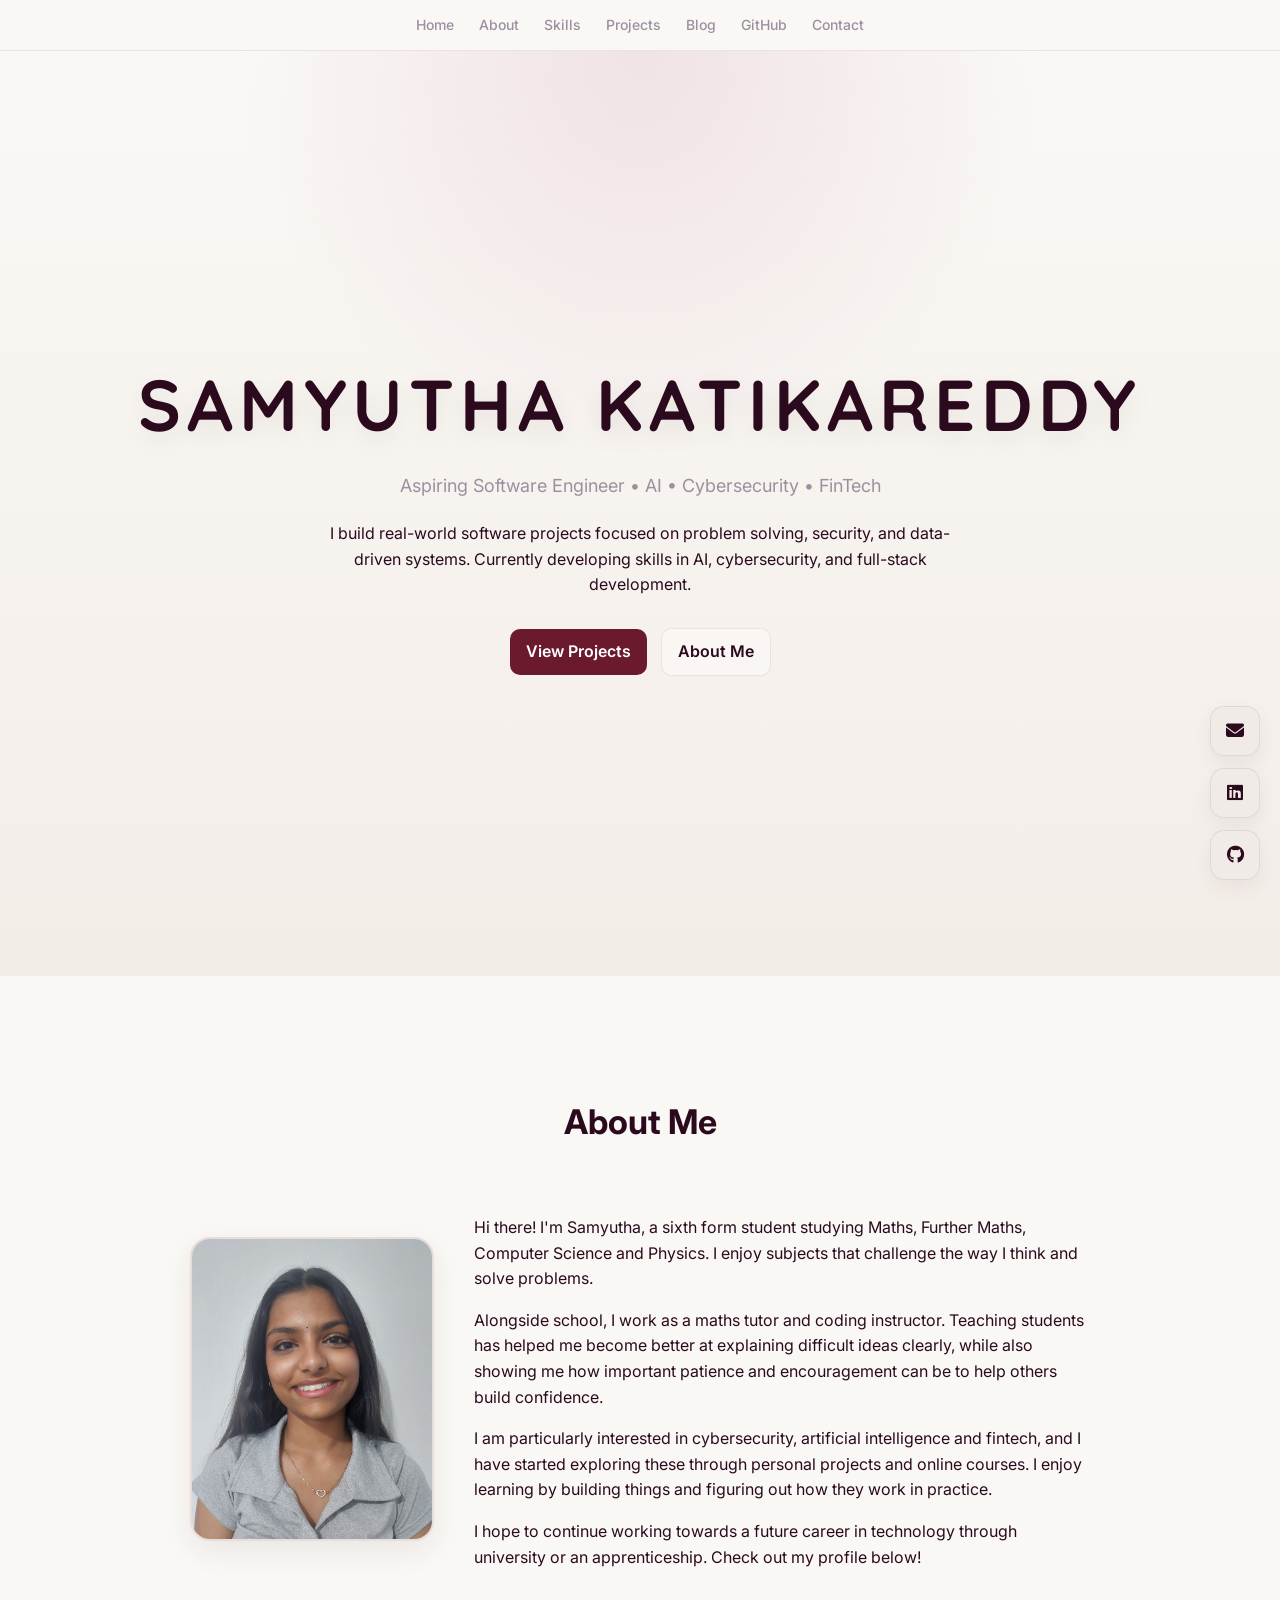
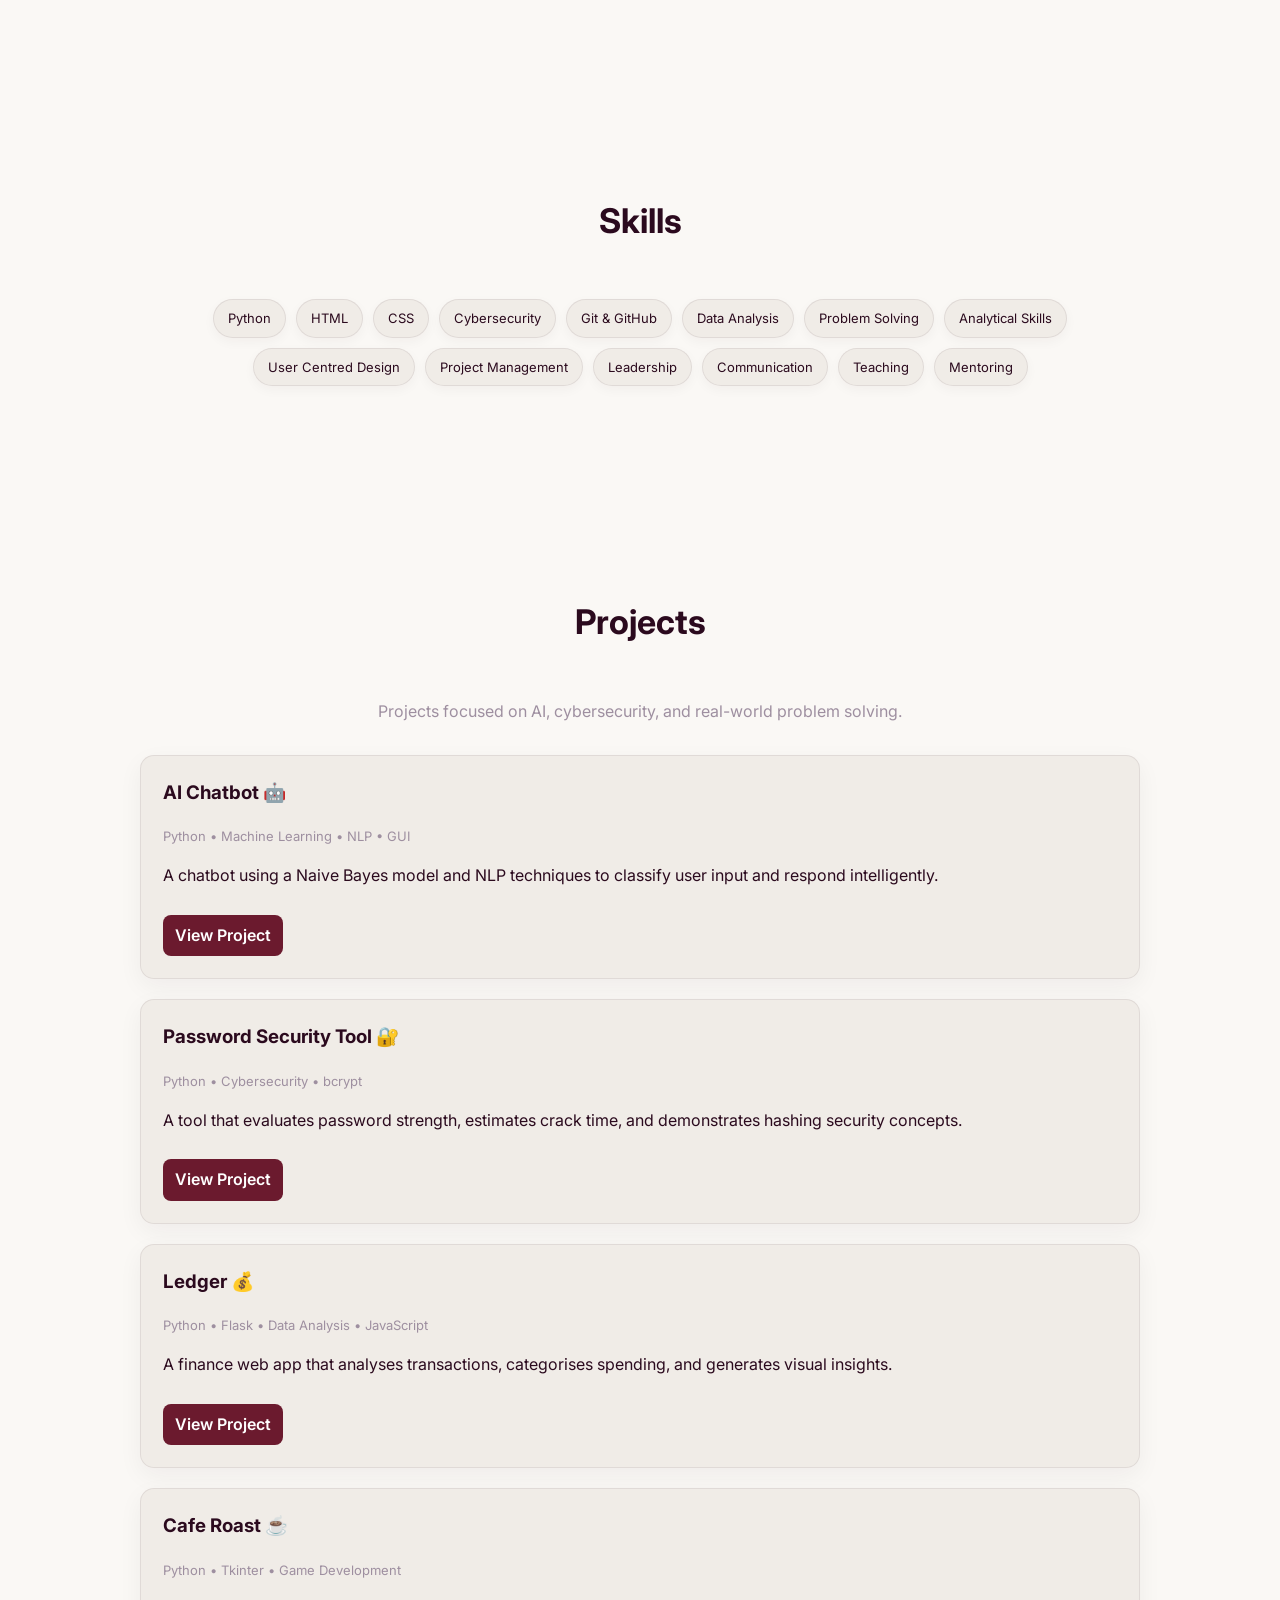
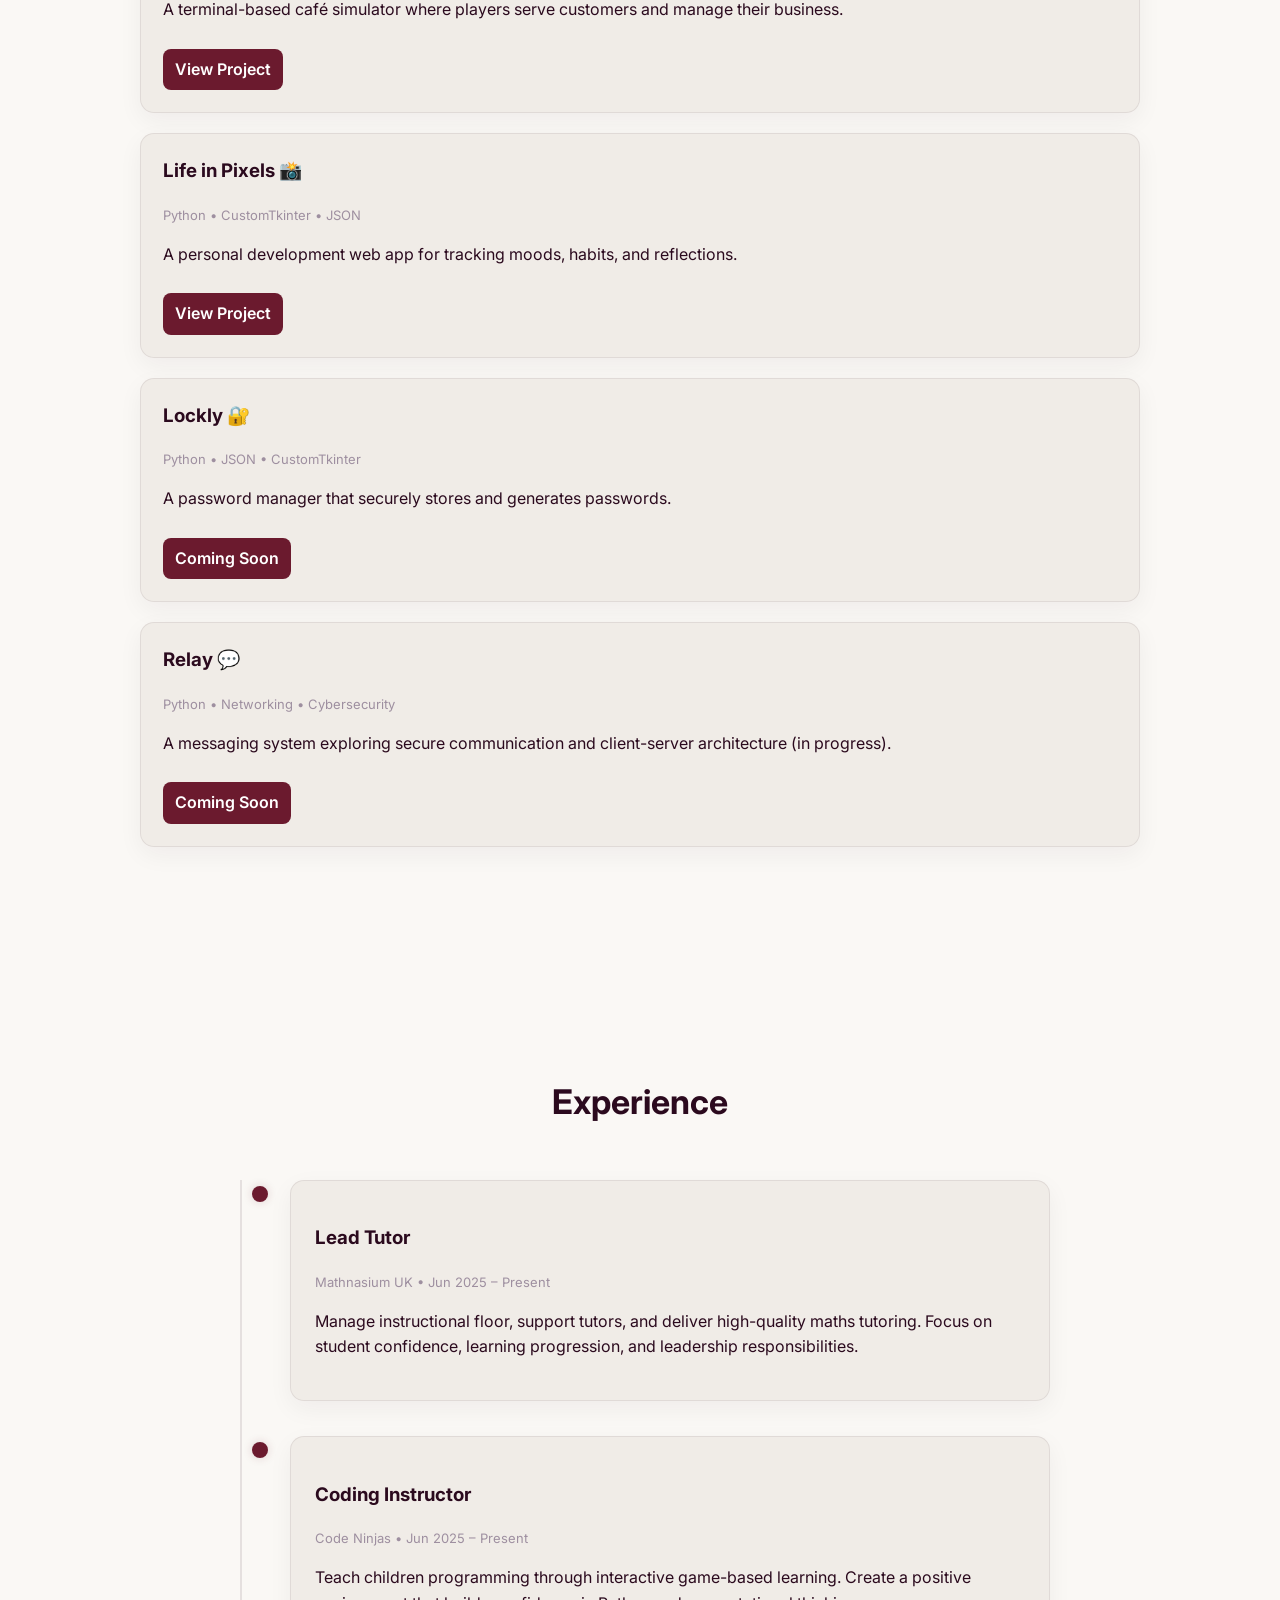
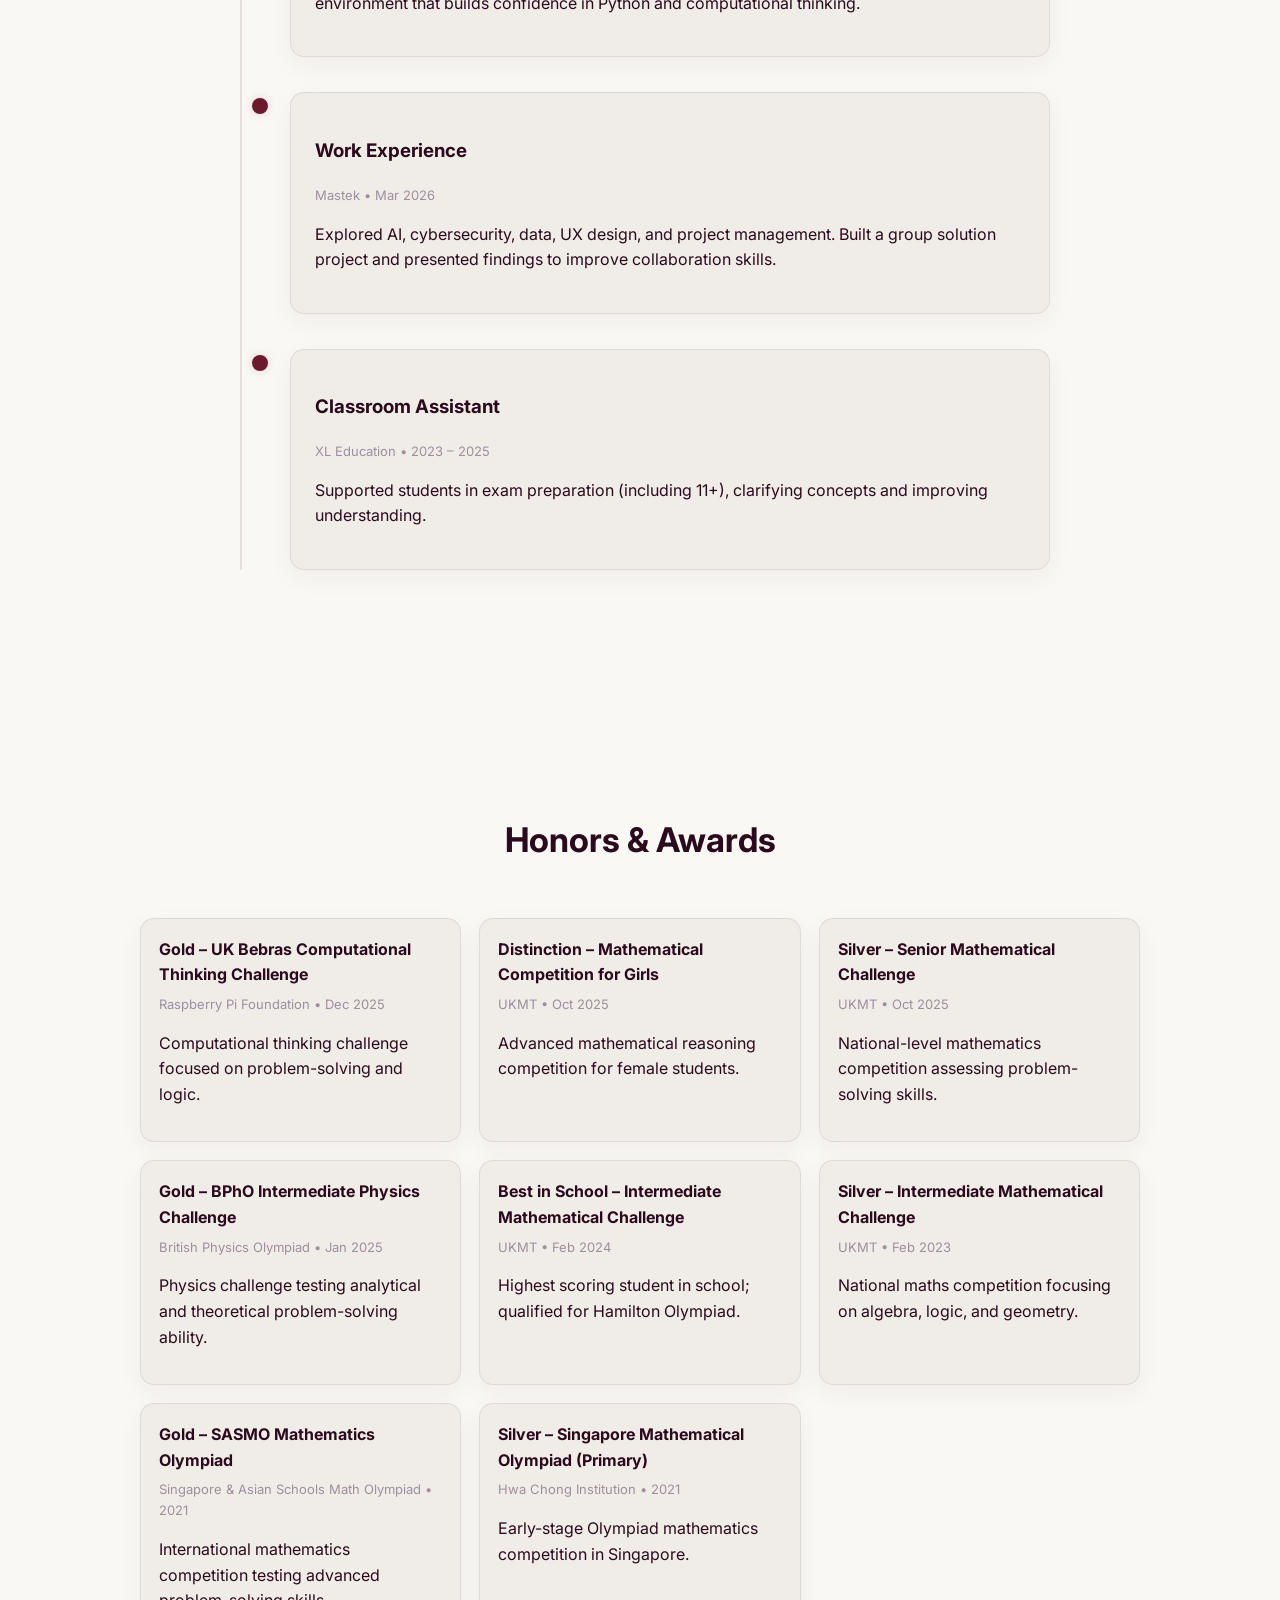
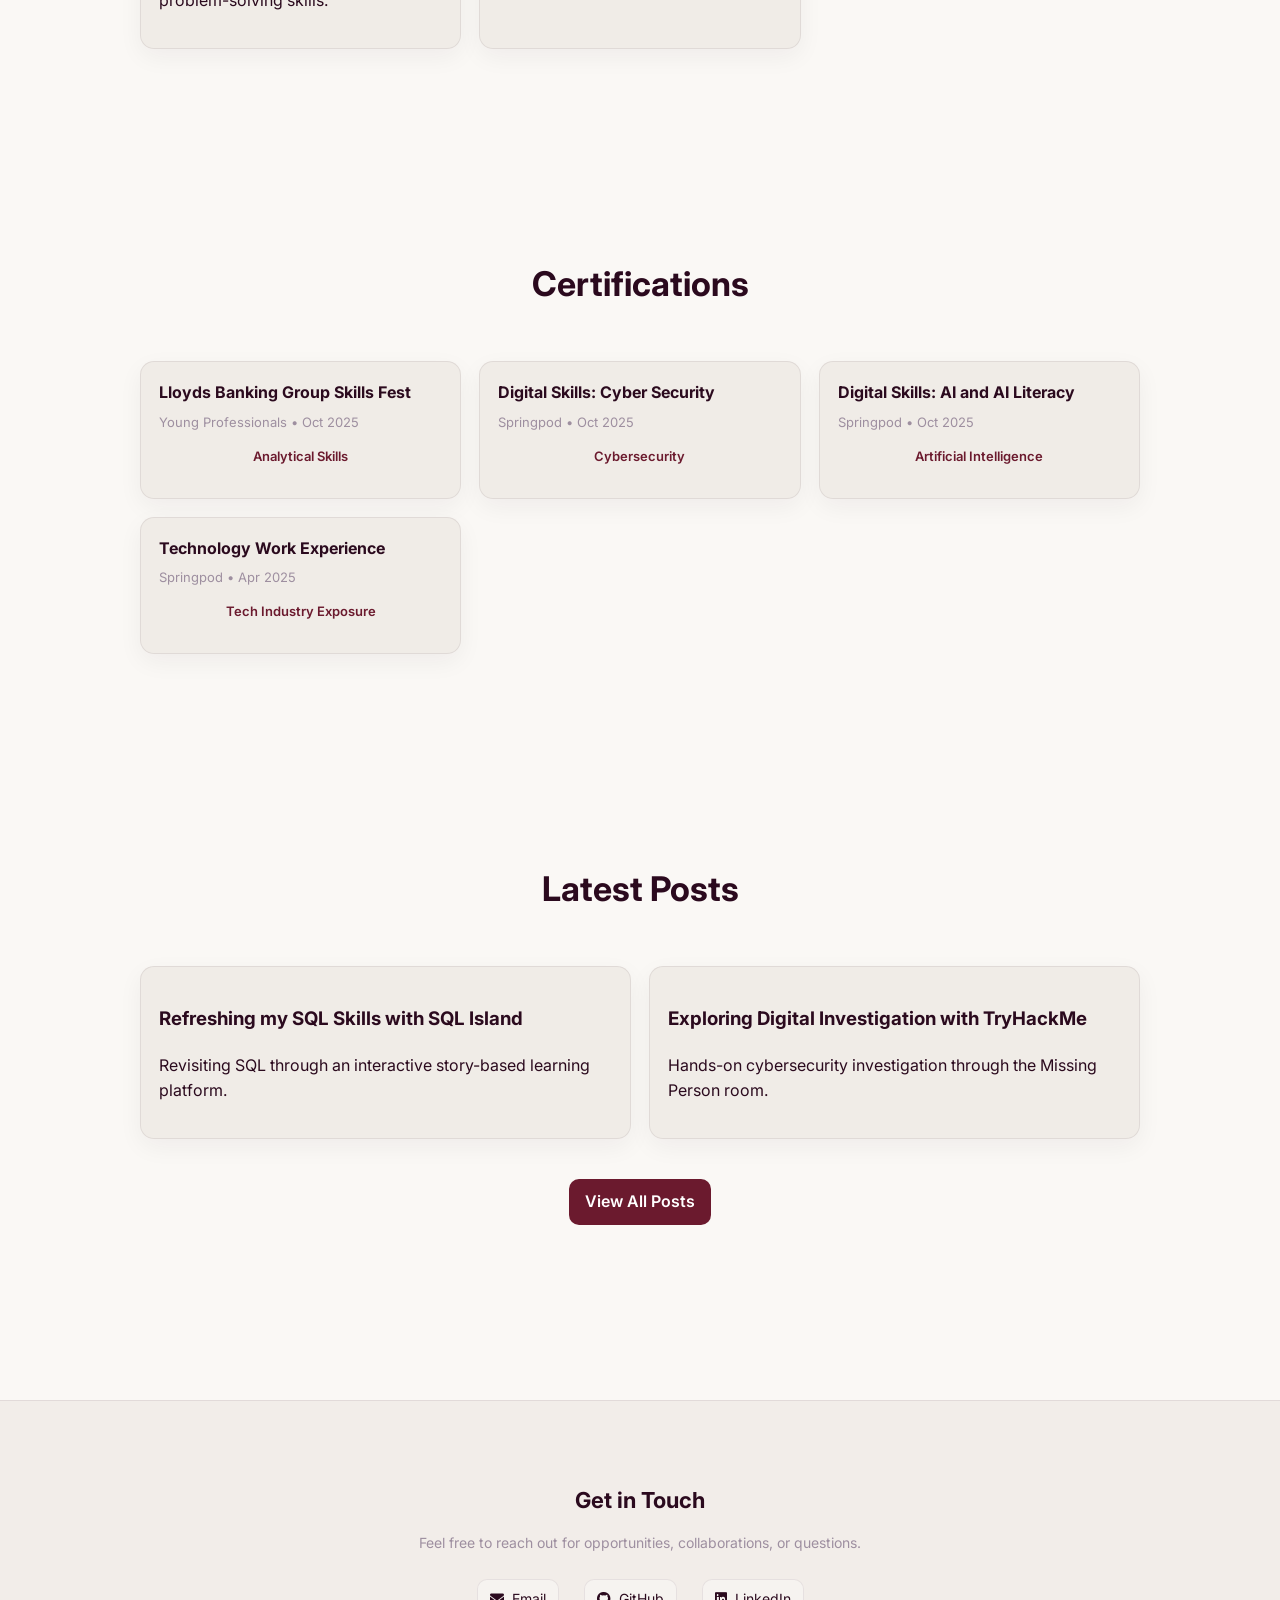
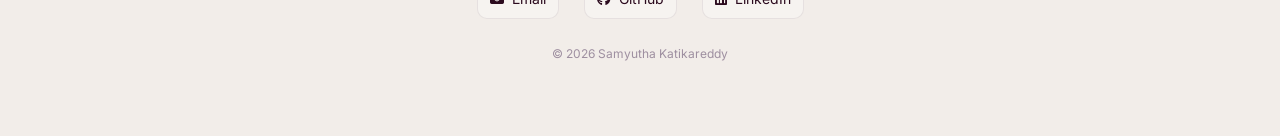
<file: index.html>
<!DOCTYPE html>
<html lang="en">
<head>
  <meta charset="UTF-8">
  <title>Samyutha Katikareddy Portfolio</title>
  <link rel="stylesheet" href="style.css">
  <link rel="stylesheet" href="https://cdnjs.cloudflare.com/ajax/libs/font-awesome/6.5.0/css/all.min.css">
  <link href="https://fonts.googleapis.com/css2?family=Quicksand:wght@500;600;700&display=swap" rel="stylesheet">
</head>

<body>

<!-- FLOATING CONTACT -->
<div class="floating-contact">
  <details class="email-menu">
    <summary title="Email me">
      <i class="fa-solid fa-envelope"></i>
    </summary>

    <div class="email-options">
      <a href="mailto:samyutha.katikareddy@gmail.com">
        <i class="fa-solid fa-paper-plane"></i> Send Email
      </a>

      <div class="copy-box">
        <i class="fa-regular fa-copy"></i>
        <span>samyutha.katikareddy@gmail.com</span>
      </div>
    </div>
  </details>

  <a href="https://www.linkedin.com/in/samyutha-katikareddy-bbb894373/" target="_blank" rel="noopener noreferrer" title="LinkedIn">
    <i class="fa-brands fa-linkedin"></i>
  </a>

  <a href="https://github.com/samyuthak-projects" target="_blank" rel="noopener noreferrer" title="GitHub">
    <i class="fa-brands fa-github"></i>
  </a>
</div>

<!-- NAVIGATION -->
<nav>
  <a href="#">Home</a>
  <a href="#about">About</a>
  <a href="#skills">Skills</a>
  <a href="#projects">Projects</a>
  <a href="blog.html">Blog</a>
  <a href="https://github.com/samyuthak-projects" target="_blank" rel="noopener noreferrer">GitHub</a>
  <a href="#footer">Contact</a>
</nav>

<!-- PAGE STRUCTURE SKELETON -->

<!-- HERO -->
<header class="hero">
  <div class="hero-content">
    <h1>Samyutha Katikareddy</h1>

    <p class="subtitle">
      Aspiring Software Engineer • AI • Cybersecurity • FinTech
    </p>

    <p class="intro">
      I build real-world software projects focused on problem solving, security, and data-driven systems.
      Currently developing skills in AI, cybersecurity, and full-stack development.
    </p>

    <div class="hero-buttons">
      <a href="#projects" class="btn primary">View Projects</a>
      <a href="#about" class="btn secondary">About Me</a>
    </div>
  </div>
</header>

<!-- ABOUT -->
<section id="about">
  <h2>About Me</h2>

  <div class="about-container">

    <div class="about-image">
      <img src="profile.jpg" alt="Profile picture of Samyutha">
    </div>

    <div class="about-text">
      <p>
        Hi there! I'm Samyutha, a sixth form student studying Maths, Further Maths, Computer Science and Physics. I enjoy subjects that challenge the way I think and solve problems.
      </p>

      <p>
        Alongside school, I work as a maths tutor and coding instructor. Teaching students has helped me become better at explaining difficult ideas clearly, while also showing me how important patience and encouragement can be to help others build confidence.
      </p>
      <p>
        I am particularly interested in cybersecurity, artificial intelligence and fintech, and I have started exploring these through personal projects and online courses. I enjoy learning by building things and figuring out how they work in practice.
      </p>
      <p>
        I hope to continue working towards a future career in technology through university or an apprenticeship. Check out my profile below!
      </p>
    </div>


</section>

<!-- SKILLS -->
<section id="skills">
  <h2>Skills</h2>

  <div class="skills">
    <span>Python</span>
    <span>HTML</span>
    <span>CSS</span>
    <span>Cybersecurity</span>
    <span>Git & GitHub</span>
    <span>Data Analysis</span>
    <span>Problem Solving</span>
    <span>Analytical Skills</span>
    <span>User Centred Design</span>
    <span>Project Management</span>
    <span>Leadership</span>
    <span>Communication</span>
    <span>Teaching</span>
    <span>Mentoring</span>
  </div>
</section>

<!-- PROJECTS -->
<section id="projects">
  <h2>Projects</h2>

  <p class="section-intro">
    Projects focused on AI, cybersecurity, and real-world problem solving.
  </p>

  <div class="project">
    <h3>AI Chatbot 🤖</h3>
    <p class="tags">Python • Machine Learning • NLP • GUI</p>
    <p>
      A chatbot using a Naive Bayes model and NLP techniques to classify user input and respond intelligently.
    </p>
    <a href="https://github.com/samyuthak-projects/ai-chatbot" target="_blank" rel="noopener noreferrer">View Project</a>
  </div>

  <div class="project">
    <h3>Password Security Tool 🔐</h3>
    <p class="tags">Python • Cybersecurity • bcrypt</p>
    <p>
      A tool that evaluates password strength, estimates crack time, and demonstrates hashing security concepts.
    </p>
    <a href="https://github.com/samyuthak-projects/password-security-tool" target="_blank" rel="noopener noreferrer">View Project</a>
  </div>

  <div class="project">
    <h3>Ledger 💰</h3>
    <p class="tags">Python • Flask • Data Analysis • JavaScript</p>
    <p>
      A finance web app that analyses transactions, categorises spending, and generates visual insights.
    </p>
    <a href="https://github.com/samyuthak-projects/ledger" target="_blank" rel="noopener noreferrer">View Project</a>
  </div>

  <div class="project">
    <h3>Cafe Roast ☕</h3>
    <p class="tags">Python • Tkinter • Game Development</p>
    <p>
      A terminal-based café simulator where players serve customers and manage their business.
    </p>
    <a href="https://github.com/samyuthak-projects/cafe-roast" target="_blank" rel="noopener noreferrer">View Project</a>
  </div>
  
  <div class="project">
    <h3>Life in Pixels 📸</h3>
    <p class="tags">Python • CustomTkinter • JSON</p>
    <p>
      A personal development web app for tracking moods, habits, and reflections.
    </p>
    <a href="https://github.com/samyuthak-projects/life-in-pixels" target="_blank" rel="noopener noreferrer">View Project</a>
  </div>

  <div class="project">
    <h3>Lockly 🔐</h3>
    <p class="tags">Python • JSON • CustomTkinter</p>
    <p>
      A password manager that securely stores and generates passwords.
    </p>
    <a href="#" target="_blank" rel="noopener noreferrer">Coming Soon</a>
  </div>

  <div class="project">
    <h3>Relay 💬</h3>
    <p class="tags">Python • Networking • Cybersecurity</p>
    <p>
      A messaging system exploring secure communication and client-server architecture (in progress).
    </p>
    <a href="#" target="_blank" rel="noopener noreferrer">Coming Soon</a>
  </div>
</section>

<!-- EXPERIENCE -->
<section id="experience">
  <h2>Experience</h2>

  <div class="timeline">

    <div class="timeline-item">
      <div class="dot"></div>
      <div class="content">
        <h3>Lead Tutor</h3>
        <p class="company">Mathnasium UK • Jun 2025 – Present</p>
        <p>
          Manage instructional floor, support tutors, and deliver high-quality maths tutoring.
          Focus on student confidence, learning progression, and leadership responsibilities.
        </p>
      </div>
    </div>

    <div class="timeline-item">
      <div class="dot"></div>
      <div class="content">
        <h3>Coding Instructor</h3>
        <p class="company">Code Ninjas • Jun 2025 – Present</p>
        <p>
          Teach children programming through interactive game-based learning.
          Create a positive environment that builds confidence in Python and computational thinking.
        </p>
      </div>
    </div>

    <div class="timeline-item">
      <div class="dot"></div>
      <div class="content">
        <h3>Work Experience</h3>
        <p class="company">Mastek • Mar 2026</p>
        <p>
          Explored AI, cybersecurity, data, UX design, and project management.
          Built a group solution project and presented findings to improve collaboration skills.
        </p>
      </div>
    </div>

    <div class="timeline-item">
      <div class="dot"></div>
      <div class="content">
        <h3>Classroom Assistant</h3>
        <p class="company">XL Education • 2023 – 2025</p>
        <p>
          Supported students in exam preparation (including 11+), clarifying concepts and improving understanding.
        </p>
      </div>
    </div>

  </div>
</section>

<!-- AWARDS -->
<section id="awards">
  <h2>Honors & Awards</h2>

  <div class="awards-grid">

    <div class="award-card">
      <h3>Gold – UK Bebras Computational Thinking Challenge</h3>
      <p class="issuer">Raspberry Pi Foundation • Dec 2025</p>
      <p>Computational thinking challenge focused on problem-solving and logic.</p>
    </div>

    <div class="award-card">
      <h3>Distinction – Mathematical Competition for Girls</h3>
      <p class="issuer">UKMT • Oct 2025</p>
      <p>Advanced mathematical reasoning competition for female students.</p>
    </div>

    <div class="award-card">
      <h3>Silver – Senior Mathematical Challenge</h3>
      <p class="issuer">UKMT • Oct 2025</p>
      <p>National-level mathematics competition assessing problem-solving skills.</p>
    </div>

    <div class="award-card">
      <h3>Gold – BPhO Intermediate Physics Challenge</h3>
      <p class="issuer">British Physics Olympiad • Jan 2025</p>
      <p>Physics challenge testing analytical and theoretical problem-solving ability.</p>
    </div>

    <div class="award-card">
      <h3>Best in School – Intermediate Mathematical Challenge</h3>
      <p class="issuer">UKMT • Feb 2024</p>
      <p>Highest scoring student in school; qualified for Hamilton Olympiad.</p>
    </div>

    <div class="award-card">
      <h3>Silver – Intermediate Mathematical Challenge</h3>
      <p class="issuer">UKMT • Feb 2023</p>
      <p>National maths competition focusing on algebra, logic, and geometry.</p>
    </div>

    <div class="award-card">
      <h3>Gold – SASMO Mathematics Olympiad</h3>
      <p class="issuer">Singapore & Asian Schools Math Olympiad • 2021</p>
      <p>International mathematics competition testing advanced problem-solving skills.</p>
    </div>

    <div class="award-card">
      <h3>Silver – Singapore Mathematical Olympiad (Primary)</h3>
      <p class="issuer">Hwa Chong Institution • 2021</p>
      <p>Early-stage Olympiad mathematics competition in Singapore.</p>
    </div>

  </div>
</section>

<!-- CERTIFICATIONS -->
<section id="certifications">
  <h2>Certifications</h2>

  <div class="cert-grid">

    <div class="cert-card">
      <h3>Lloyds Banking Group Skills Fest</h3>
      <p class="issuer">Young Professionals • Oct 2025</p>
      <p class="skills">Analytical Skills</p>
    </div>

    <div class="cert-card">
      <h3>Digital Skills: Cyber Security</h3>
      <p class="issuer">Springpod • Oct 2025</p>
      <p class="skills">Cybersecurity</p>
    </div>

    <div class="cert-card">
      <h3>Digital Skills: AI and AI Literacy</h3>
      <p class="issuer">Springpod • Oct 2025</p>
      <p class="skills">Artificial Intelligence</p>
    </div>

    <div class="cert-card">
      <h3>Technology Work Experience</h3>
      <p class="issuer">Springpod • Apr 2025</p>
      <p class="skills">Tech Industry Exposure</p>
    </div>

  </div>
</section>


<!-- BLOG -->
<section id="latest-posts">
  <h2>Latest Posts</h2>

  <div class="blog-container">

    <article>
      <h3>Refreshing my SQL Skills with SQL Island</h3>
      <p>
        Revisiting SQL through an interactive story-based learning platform.
      </p>
    </article>

    <article>
      <h3>Exploring Digital Investigation with TryHackMe</h3>
      <p>
        Hands-on cybersecurity investigation through the Missing Person room.
      </p>
    </article>

  </div>

  <div class="view-more">
    <a href="blog.html" class="btn primary">View All Posts</a>
  </div>
</section>


<footer id="footer" class="footer">
  <h3 class="footer-title">Get in Touch</h3>

  <p class="footer-sub">
    Feel free to reach out for opportunities, collaborations, or questions.
  </p>

  <div class="contact-links">

    <a href="mailto:samyutha.katikareddy@gmail.com">
      <i class="fa-solid fa-envelope"></i> Email
    </a>

    <a href="https://github.com/samyuthak-projects"
       target="_blank" rel="noopener noreferrer">
      <i class="fa-brands fa-github"></i> GitHub
    </a>

    <a href="https://www.linkedin.com/in/samyutha-katikareddy-bbb894373/"
       target="_blank" rel="noopener noreferrer">
      <i class="fa-brands fa-linkedin"></i> LinkedIn
    </a>

  </div>

  <p class="footer-bottom">
    © 2026 Samyutha Katikareddy
  </p>

</footer>    

</body>
</html>
</file>
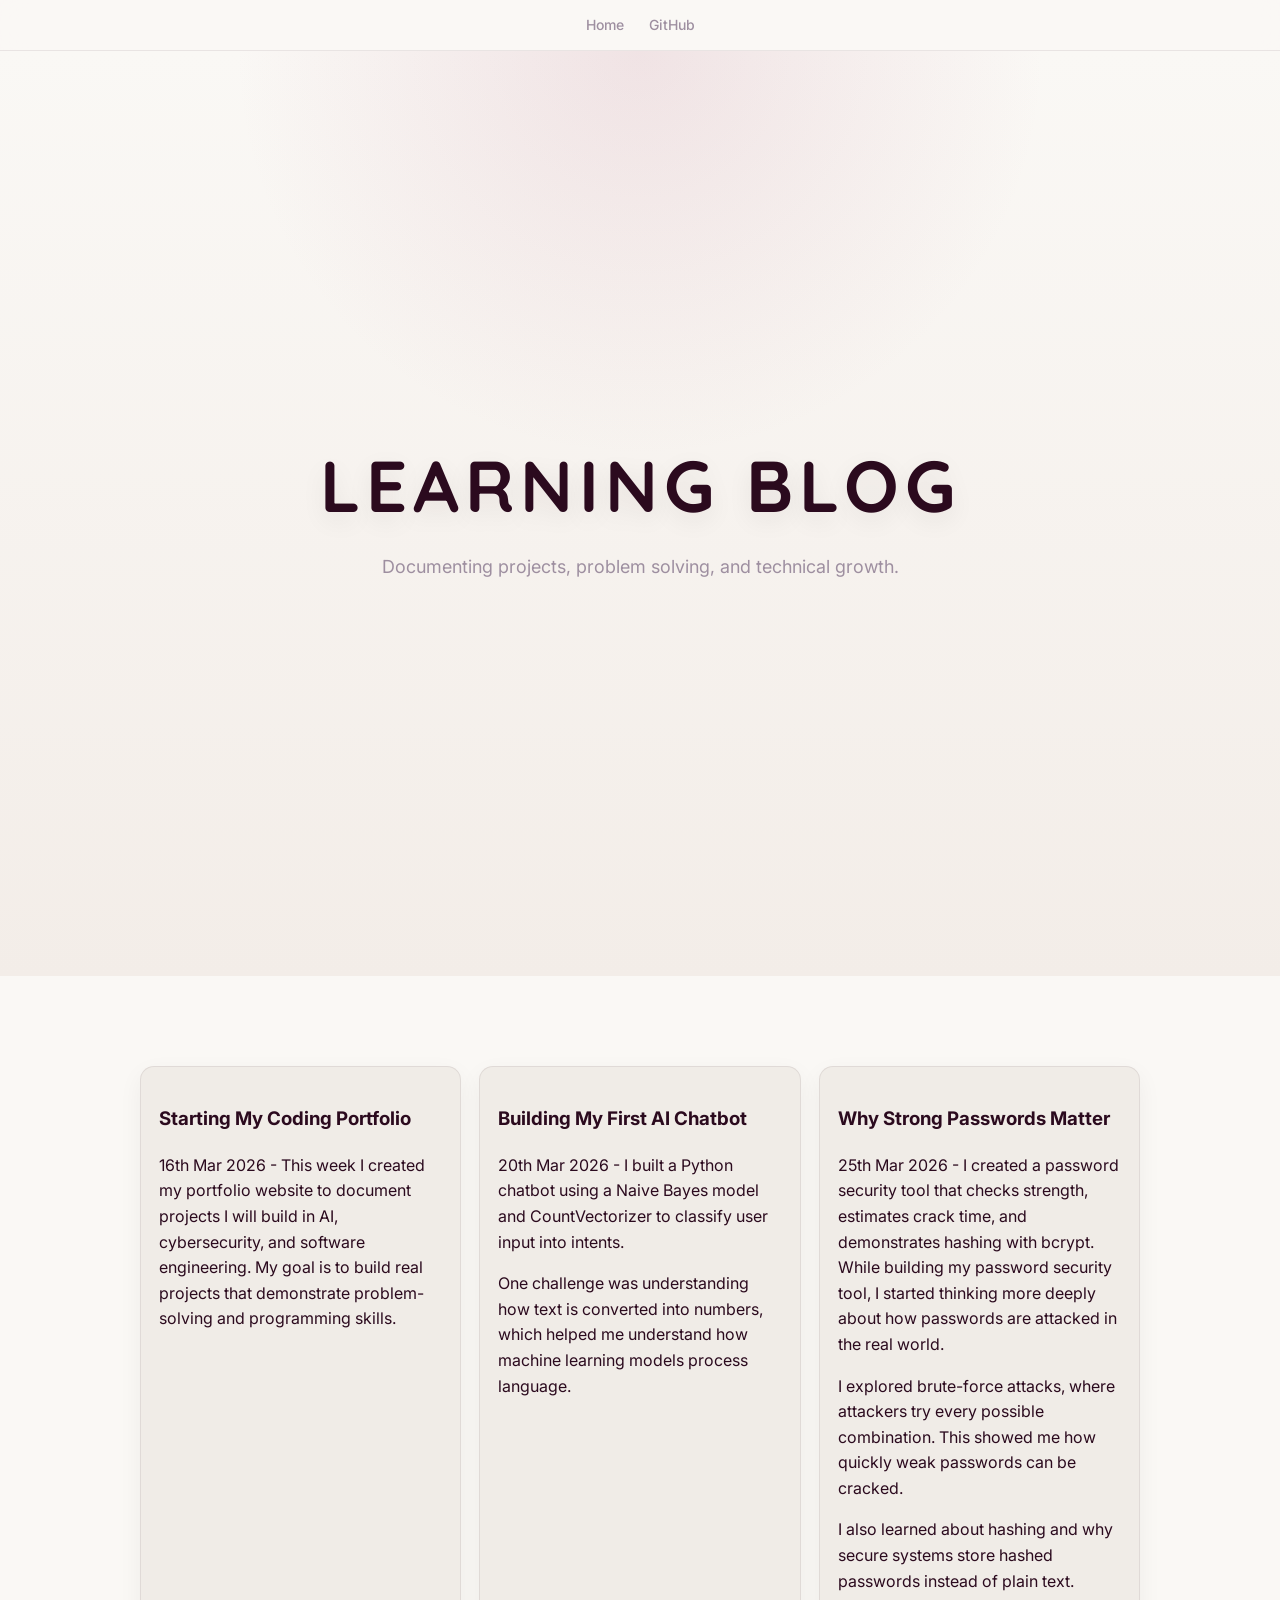
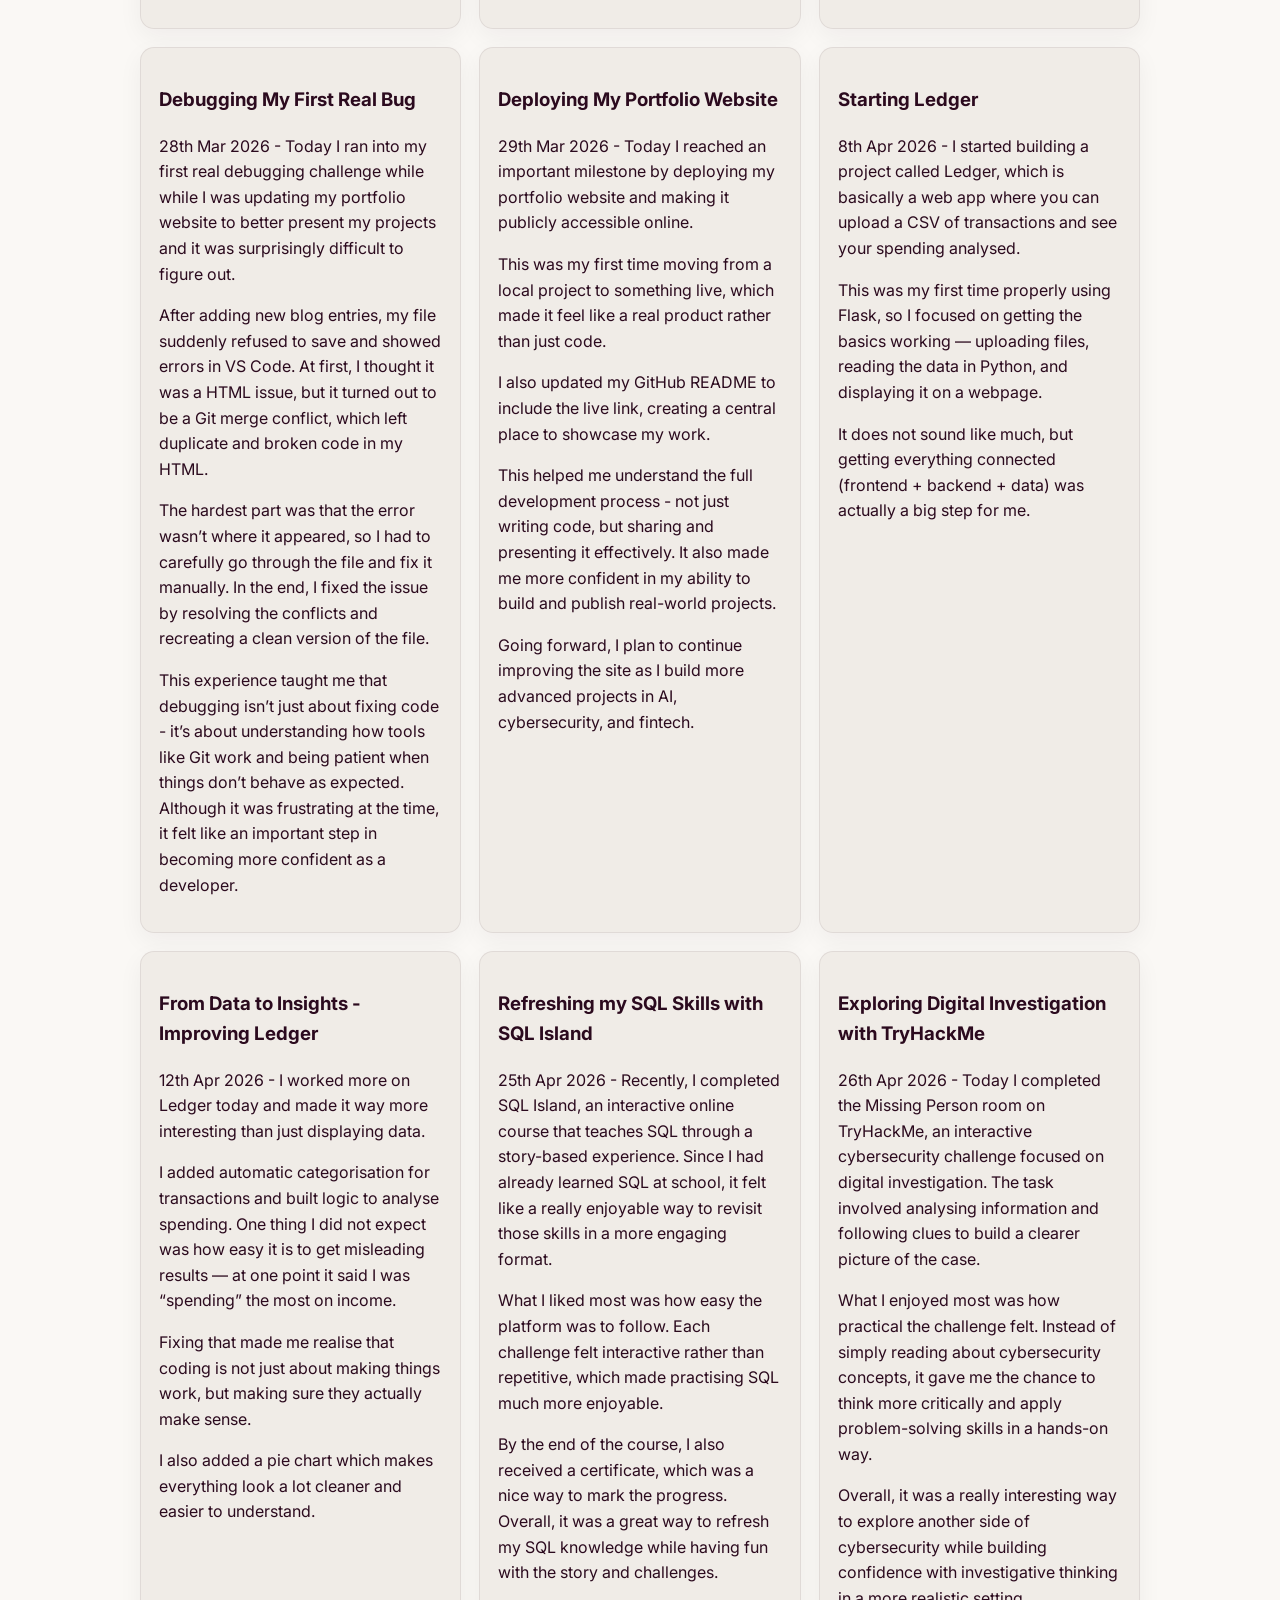
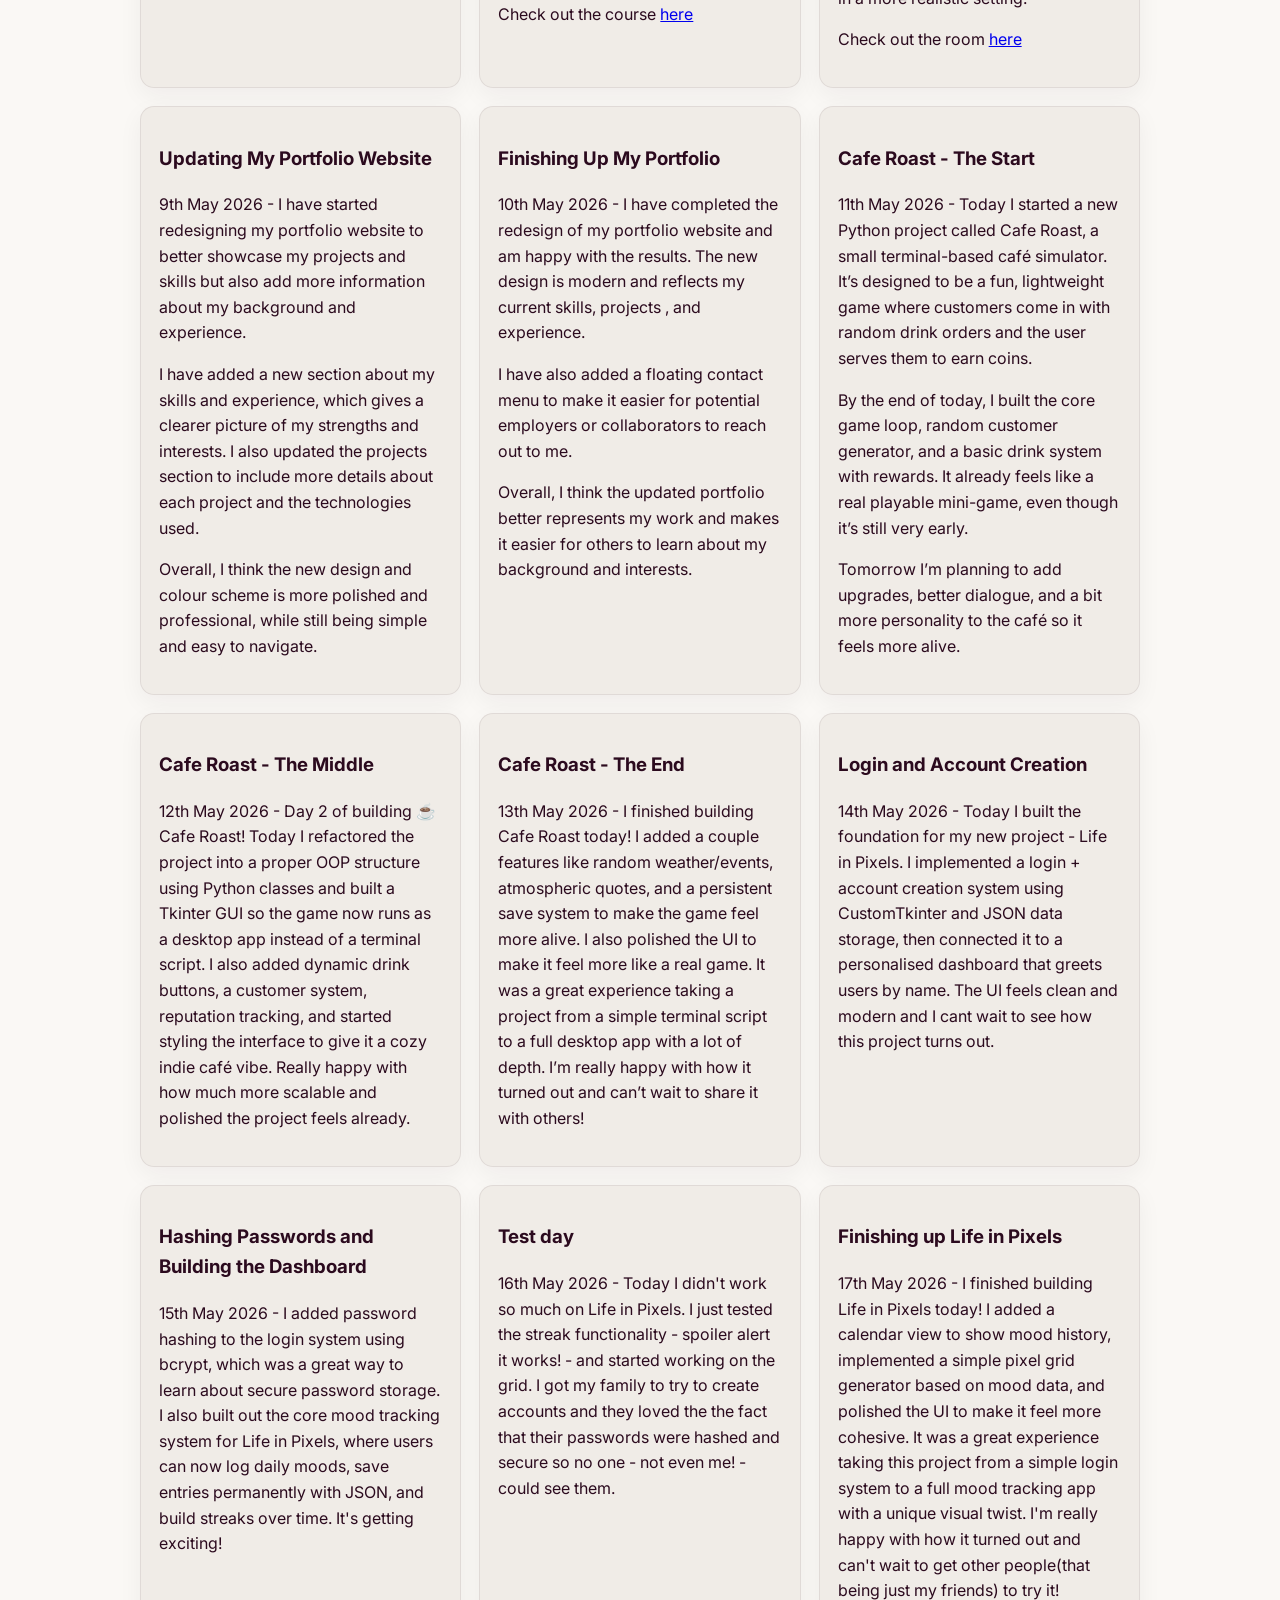
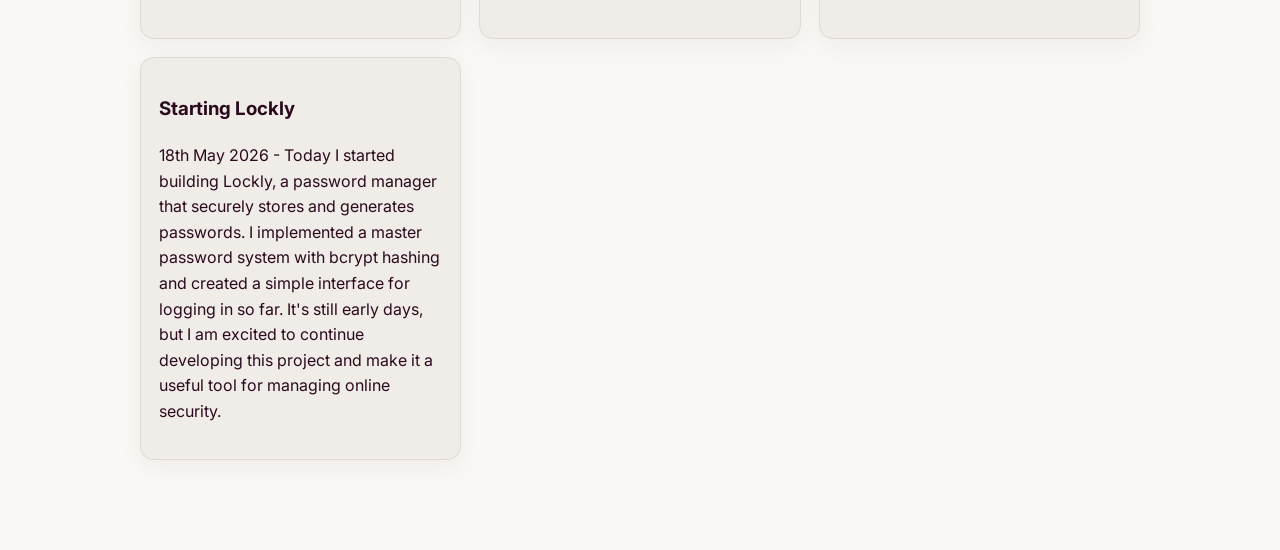
<file: blog.html>
<!DOCTYPE html>
<html lang="en">
<head>
  <meta charset="UTF-8">
  <title>Blog | Samyutha Katikareddy</title>

  <!-- CONNECTS CSS -->
  <link rel="stylesheet" href="style.css">

  <!-- FONT -->
  <link href="https://fonts.googleapis.com/css2?family=Quicksand:wght@500;600;700;800&display=swap" rel="stylesheet">
</head>

<body>

<nav>
  <a href="index.html">Home</a>
  <a href="https://github.com/samyuthak-projects" target="_blank">GitHub</a>
</nav>

<header class="hero small-hero">
  <div class="hero-content">
    <h1>Learning Blog</h1>

    <p class="subtitle">
      Documenting projects, problem solving, and technical growth.
    </p>
  </div>
</header>

<!-- BLOG -->
<section id="blog">
  

  <div class="blog-container">

    <article>
      <h3>Starting My Coding Portfolio</h3>
      <p>16th Mar 2026 - This week I created my portfolio website to document projects I will build in AI, cybersecurity, and software engineering. My goal is to build real projects that demonstrate problem-solving and programming skills.</p>
    </article>

    <article>
      <h3>Building My First AI Chatbot</h3>
      <p> 20th Mar 2026 - I built a Python chatbot using a Naive Bayes model and CountVectorizer to classify user input into intents. </p>
      <p> One challenge was understanding how text is converted into numbers, which helped me understand how machine learning models process language. </p>
    </article>

    <article>
      <h3>Why Strong Passwords Matter</h3>
      <p> 25th Mar 2026 - I created a password security tool that checks strength, estimates crack time, and demonstrates hashing with bcrypt. While building my password security tool, I started thinking more deeply about how passwords are attacked in the real world. </p>
      <p> I explored brute-force attacks, where attackers try every possible combination. This showed me how quickly weak passwords can be cracked. </p>
      <p> I also learned about hashing and why secure systems store hashed passwords instead of plain text. </p>
    </article>

    <article>
      <h3>Debugging My First Real Bug</h3>
      <p> 28th Mar 2026 - Today I ran into my first real debugging challenge while while I was updating my portfolio website to better present my projects and it was surprisingly difficult to figure out. </p>
      <p> After adding new blog entries, my file suddenly refused to save and showed errors in VS Code. At first, I thought it was a HTML issue, but it turned out to be a Git merge conflict, which left duplicate and broken code in my HTML. </p>
      <p> The hardest part was that the error wasn’t where it appeared, so I had to carefully go through the file and fix it manually. In the end, I fixed the issue by resolving the conflicts and recreating a clean version of the file. </p>
      <p> This experience taught me that debugging isn’t just about fixing code - it’s about understanding how tools like Git work and being patient when things don’t behave as expected. Although it was frustrating at the time, it felt like an important step in becoming more confident as a developer. </p>
    </article>

    <article>
      <h3>Deploying My Portfolio Website</h3>
      29th Mar 2026 - Today I reached an important milestone by deploying my portfolio website and making it publicly accessible online. </p>
      <p> This was my first time moving from a local project to something live, which made it feel like a real product rather than just code. </p>
      <p> I also updated my GitHub README to include the live link, creating a central place to showcase my work. </p>
      <p> This helped me understand the full development process - not just writing code, but sharing and presenting it effectively. It also made me more confident in my ability to build and publish real-world projects. </p>
      <p> Going forward, I plan to continue improving the site as I build more advanced projects in AI, cybersecurity, and fintech. </p>
    </article>

    <article>
      <h3>Starting Ledger</h3>
      <p> 8th Apr 2026 - I started building a project called Ledger, which is basically a web app where you can upload a CSV of transactions and see your spending analysed. </p>
      <p> This was my first time properly using Flask, so I focused on getting the basics working — uploading files, reading the data in Python, and displaying it on a webpage. </p>
      <p> It does not sound like much, but getting everything connected (frontend + backend + data) was actually a big step for me. </p>
    </article>

    <article>
      <h3>From Data to Insights - Improving Ledger</h3>
      <p> 12th Apr 2026 - I worked more on Ledger today and made it way more interesting than just displaying data. </p>
      <p> I added automatic categorisation for transactions and built logic to analyse spending. One thing I did not expect was how easy it is to get misleading results — at one point it said I was “spending” the most on income. </p>
      <p> Fixing that made me realise that coding is not just about making things work, but making sure they actually make sense. </p>
      <p> I also added a pie chart which makes everything look a lot cleaner and easier to understand. </p>
    </article>

    <article>
      <h3>Refreshing my SQL Skills with SQL Island</h3>
      <p> 25th Apr 2026 - Recently, I completed SQL Island, an interactive online course that teaches SQL through a story-based experience. Since I had already learned SQL at school, it felt like a really enjoyable way to revisit those skills in a more engaging format. </p>
      <p> What I liked most was how easy the platform was to follow. Each challenge felt interactive rather than repetitive, which made practising SQL much more enjoyable. </p>
      <p> By the end of the course, I also received a certificate, which was a nice way to mark the progress. Overall, it was a great way to refresh my SQL knowledge while having fun with the story and challenges. </p>
      <p> Check out the course <a href="https://sql-island.informatik.uni-kl.de/" target="_blank" rel="noopener noreferrer">here</a> </p>
    </article>

    <article>
      <h3>Exploring Digital Investigation with TryHackMe</h3>
      <p> 26th Apr 2026 - Today I completed the Missing Person room on TryHackMe, an interactive cybersecurity challenge focused on digital investigation. The task involved analysing information and following clues to build a clearer picture of the case. </p>
      <p> What I enjoyed most was how practical the challenge felt. Instead of simply reading about cybersecurity concepts, it gave me the chance to think more critically and apply problem-solving skills in a hands-on way. </p>
      <p> Overall, it was a really interesting way to explore another side of cybersecurity while building confidence with investigative thinking in a more realistic setting. </p>
      <p> Check out the room <a href="https://tryhackme.com/room/missingperson" target="_blank" rel="noopener noreferrer">here</a> </p>
    </article>

    <article>
        <h3>Updating My Portfolio Website</h3>
        <p> 9th May 2026 - I have started redesigning my portfolio website to better showcase my projects and skills but also add more information about my background and experience.</p>
        <p> I have added a new section about my skills and experience, which gives a clearer picture of my strengths and interests. I also updated the projects section to include more details about each project and the technologies used. </p>
        <p> Overall, I think the new design and colour scheme is more polished and professional, while still being simple and easy to navigate. </p>
    </article>

    <article>
        <h3>Finishing Up My Portfolio</h3>
        <p> 10th May 2026 - I have completed the redesign of my portfolio website and am happy with the results. The new design is modern and reflects my current skills, projects , and experience.</p>
        <p> I have also added a floating contact menu to make it easier for potential employers or collaborators to reach out to me. </p>
        <p> Overall, I think the updated portfolio better represents my work and makes it easier for others to learn about my background and interests. </p>
    </article>

    <article>
        <h3>Cafe Roast - The Start</h3>
        <p> 11th May 2026 - Today I started a new Python project called Cafe Roast, a small terminal-based café simulator. It’s designed to be a fun, lightweight game where customers come in with random drink orders and the user serves them to earn coins.</p>
        <p> By the end of today, I built the core game loop, random customer generator, and a basic drink system with rewards. It already feels like a real playable mini-game, even though it’s still very early.</p>
        <p> Tomorrow I’m planning to add upgrades, better dialogue, and a bit more personality to the café so it feels more alive.</p>
    </article>

    <article>
      <h3>Cafe Roast - The Middle</h3>
      <p>
        12th May 2026 - Day 2 of building ☕ Cafe Roast! Today I refactored the project into a proper OOP structure using Python classes and built a Tkinter GUI so the game now runs as a desktop app instead of a terminal script. I also added dynamic drink buttons, a customer system, reputation tracking, and started styling the interface to give it a cozy indie café vibe. Really happy with how much more scalable and polished the project feels already.
      </p>
    </article>

    <article>
      <h3>Cafe Roast - The End</h3>
      <p>
        13th May 2026 - I finished building Cafe Roast today! I added a couple features like random weather/events, atmospheric quotes, and a persistent save system to make the game feel more alive. I also polished the UI to make it feel more like a real game. It was a great experience taking a project from a simple terminal script to a full desktop app with a lot of depth. I’m really happy with how it turned out and can’t wait to share it with others!
      </p>
    </article>

    <article>
      <h3>Login and Account Creation</h3>
      <p>14th May 2026 - Today I built the foundation for my new project - Life in Pixels. I implemented a login + account creation system using CustomTkinter and JSON data storage, then connected it to a personalised dashboard that greets users by name. The UI feels clean and modern and I cant wait to see how this project turns out.</p>
    </article>

    <article>
      <h3>Hashing Passwords and Building the Dashboard</h3>
      <p>15th May 2026 - I added password hashing to the login system using bcrypt, which was a great way to learn about secure password storage. I also built out the core mood tracking system for Life in Pixels, where users can now log daily moods, save entries permanently with JSON, and build streaks over time. It's getting exciting!</p>
    </article>

    <article>
      <h3>Test day</h3>
      <p>16th May 2026 - Today I didn't work so much on Life in Pixels. I just tested the streak functionality - spoiler alert it works! - and started working on the grid. I got my family to try to create accounts and they loved the the fact that their passwords were hashed and secure so no one - not even me! - could see them.</p>
    </article>

    <article>
      <h3>Finishing up Life in Pixels</h3>
      <p>17th May 2026 - I finished building Life in Pixels today! I added a calendar view to show mood history, implemented a simple pixel grid generator based on mood data, and polished the UI to make it feel more cohesive. It was a great experience taking this project from a simple login system to a full mood tracking app with a unique visual twist. I'm really happy with how it turned out and can't wait to get other people(that being just my friends) to try it!</p>
    </article>

    <article>
      <h3>Starting Lockly</h3>
      <p>18th May 2026 - Today I started building Lockly, a password manager that securely stores and generates passwords. I implemented a master password system with bcrypt hashing and created a simple interface for logging in so far. It's still early days, but I am excited to continue developing this project and make it a useful tool for managing online security.</p>
    </article>      

  </div>
</section>


</body>
</html>
</file>
<file: style.css>
@import url('https://fonts.googleapis.com/css2?family=Inter:wght@300;400;600;700&display=swap');

/* COLORS */
:root {
  --bg: #faf8f5;
  --surface: #f0ebe6;
  --text: #2b0a1e;
  --accent: #6b1a2e;
  --soft-rose: #c4849a;
  --muted: #9e8fa0;

  --border: rgba(43, 10, 30, 0.08);
  --border-strong: rgba(107, 26, 46, 0.16);
  --shadow: 0 10px 30px rgba(43, 10, 30, 0.08);
}


/* SMOOTH SCROLLING */
html {
  scroll-behavior: smooth;
}


/* BASIC RESET */
body {
  margin: 0;
  font-family: 'Inter', Arial, sans-serif;
  background: var(--bg);
  color: var(--text);
  line-height: 1.6;
}

/* NAVIGATION */
nav {
  position: sticky;
  top: 0;
  z-index: 1000;
  background: rgba(250, 248, 245, 0.88);
  backdrop-filter: blur(12px);
  padding: 14px;
  display: flex;
  justify-content: center;
  gap: 25px;
  border-bottom: 1px solid var(--border);
}

nav a {
  text-decoration: none;
  color: var(--muted);
  font-weight: 500;
  font-size: 14px;
  transition: 0.2s;
}

nav a:hover {
  color: var(--accent);
}

/* HERO */
.hero {
  min-height: 85vh;
  display: flex;
  align-items: center;
  justify-content: center;
  text-align: center;
  padding: 80px 20px;
  background:
    radial-gradient(circle at top, rgba(196, 132, 154, 0.18), transparent 36%),
    linear-gradient(180deg, #faf8f5 0%, #f3ede8 100%);
}

.hero h1 {
  font-family: 'Quicksand', sans-serif;
  font-size: 72px;
  font-weight: 800;
  letter-spacing: 6px;
  text-transform: uppercase;
  margin: 0;
  color: var(--text);
  text-shadow: 0 8px 24px rgba(43, 10, 30, 0.08);
}

.subtitle {
  color: var(--muted);
  margin-top: 10px;
  font-size: 18px;
}

.intro {
  max-width: 650px;
  margin: 20px auto;
  color: var(--text);
}

/* BUTTONS */
.hero-buttons {
  margin-top: 25px;
}

.btn {
  text-decoration: none;
  padding: 10px 16px;
  border-radius: 10px;
  font-weight: 600;
  margin: 5px;
  display: inline-block;
  transition: 0.2s;
}

.primary {
  background: var(--accent);
  color: #fff;
}

.primary:hover {
  background: #561426;
  transform: translateY(-2px);
}

.secondary {
  border: 1px solid var(--border);
  color: var(--text);
  background: rgba(255, 255, 255, 0.38);
}

.secondary:hover {
  border-color: var(--soft-rose);
  color: var(--accent);
  transform: translateY(-2px);
}

/* SECTIONS */
section {
  max-width: 1000px;
  margin: auto;
  padding: 90px 20px;
  animation: fadeUp 0.8s ease forwards;
  scroll-margin-top: 100px;
}

h2 {
  text-align: center;
  font-size: 34px;
  margin-bottom: 50px;
  color: var(--text);
}

.section-intro {
  text-align: center;
  color: var(--muted);
  margin-bottom: 30px;
}

/* ABOUT */
.about-container {
  display: flex;
  align-items: center;
  justify-content: center;
  gap: 40px;
  flex-wrap: wrap;
  max-width: 900px;
  margin: auto;
}

.about-image img {
  width: 240px;
  height: 300px;
  object-fit: cover;
  border-radius: 20px;
  border: 2px solid rgba(107, 26, 46, 0.12);
  box-shadow: var(--shadow);
  transition: transform 0.3s ease, box-shadow 0.3s ease;
}

.about-image img:hover {
  transform: scale(1.03);
  box-shadow: 0 14px 36px rgba(43, 10, 30, 0.12);
}

.about-text {
  flex: 1;
  min-width: 280px;
  color: var(--text);
}

/* SKILLS */
.skills {
  display: flex;
  flex-wrap: wrap;
  gap: 10px;
  justify-content: center;
}

.skills span {
  background: rgba(240, 235, 230, 0.95);
  border: 1px solid var(--border);
  padding: 8px 14px;
  border-radius: 999px;
  font-size: 13px;
  color: var(--text);
  transition: 0.2s;
  box-shadow: 0 4px 12px rgba(43, 10, 30, 0.04);
}

.skills span:hover {
  background: rgba(196, 132, 154, 0.18);
  border-color: var(--soft-rose);
  transform: translateY(-2px);
}

/* SKILLS */
.skills {
  display: flex;
  flex-wrap: wrap;
  gap: 10px;
  justify-content: center;
}

.skills span {
  background: rgba(240, 235, 230, 0.95);
  border: 1px solid var(--border);
  padding: 8px 14px;
  border-radius: 999px;
  font-size: 13px;
  color: var(--text);
  transition: 0.2s;
  box-shadow: 0 4px 12px rgba(43, 10, 30, 0.04);
}

.skills span:hover {
  background: rgba(196, 132, 154, 0.18);
  border-color: var(--soft-rose);
  transform: translateY(-2px);
}

/* SHARED CARD STYLE */
.project,
.award-card,
.cert-card,
article,
.timeline .content {
  background: rgba(240, 235, 230, 0.95);
  border: 1px solid var(--border);
  border-radius: 14px;
  transition: 0.25s ease;
  box-shadow: 0 8px 24px rgba(43, 10, 30, 0.05);
}

.project:hover,
.award-card:hover,
.cert-card:hover,
article:hover,
.timeline .content:hover {
  transform: translateY(-5px);
  border-color: rgba(107, 26, 46, 0.18);
}

/* PROJECTS */
.project {
  padding: 22px;
  margin-bottom: 20px;
}

.project h3 {
  margin-top: 0;
  color: var(--text);
}

.tags {
  font-size: 13px;
  color: var(--muted);
}

.project a {
  display: inline-block;
  margin-top: 10px;
  color: #fff;
  background: var(--accent);
  padding: 8px 12px;
  border-radius: 8px;
  text-decoration: none;
  font-weight: 600;
}

.project a:hover {
  background: #561426;
}

/* EXPERIENCE */
.timeline {
  position: relative;
  max-width: 800px;
  margin: auto;
  padding-left: 20px;
}

.timeline::before {
  content: "";
  position: absolute;
  left: 10px;
  top: 0;
  width: 2px;
  height: 100%;
  background: rgba(43, 10, 30, 0.10);
}

.timeline .content {
  padding: 24px;   /* 🔥 fixes text hugging edges */
  line-height: 1.6;
}

.timeline-item {
  position: relative;
  margin-bottom: 30px;
  padding-left: 40px;
  margin-bottom: 35px; /* gives breathing space between cards */
}

.dot {
  position: absolute;
  left: 2px;
  top: 6px;
  width: 16px;
  height: 16px;
  background: var(--accent);
  border-radius: 50%;
  box-shadow: 0 0 10px rgba(107, 26, 46, 0.18);
}

.company {
  font-size: 13px;
  color: var(--muted);
}

/* AWARDS */
.awards-grid {
  display: grid;
  grid-template-columns: repeat(auto-fit, minmax(260px, 1fr));
  gap: 18px;
}

.award-card {
  padding: 18px;
}

.award-card h3 {
  margin: 0;
  font-size: 16px;
  color: var(--text);
}

.issuer {
  font-size: 13px;
  color: var(--muted);
  margin: 6px 0 10px;
}


/* CERTIFICATIONS */
.cert-grid {
  display: grid;
  grid-template-columns: repeat(auto-fit, minmax(260px, 1fr));
  gap: 18px;
}

.cert-card {
  padding: 18px;
}

.cert-card h3 {
  margin: 0;
  font-size: 16px;
  color: var(--text);
}

.cert-card .issuer {
  font-size: 13px;
  color: var(--muted);
}

.cert-card .skills {
  font-size: 13px;
  color: var(--accent);
  font-weight: 600;
}

/* BLOG */
.blog-container {
  display: grid;
  grid-template-columns: repeat(auto-fit, minmax(280px, 1fr));
  gap: 18px;
}

article {
  padding: 18px;
}

article h3 {
  color: var(--text);
}

.view-more {
  display: flex;
  justify-content: center;
  margin-top: 35px;
}

/* FOOTER */
.footer {
  text-align: center;
  padding: 60px 20px;
  margin-top: 80px;
  border-top: 1px solid var(--border);
  background: rgba(240, 235, 230, 0.78);
}

.footer-title {
  font-size: 22px;
  margin-bottom: 10px;
  color: var(--text);
}

.footer-sub {
  color: var(--muted);
  font-size: 14px;
  margin-bottom: 25px;
}

.contact-links {
  display: flex;
  justify-content: center;
  gap: 25px;
  flex-wrap: wrap;
  margin-bottom: 25px;
}

.contact-links a {
  display: inline-flex;
  align-items: center;
  gap: 8px;
  color: var(--text);
  text-decoration: none;
  font-size: 14px;
  padding: 8px 12px;
  border: 1px solid var(--border);
  border-radius: 10px;
  transition: 0.2s;
  background: rgba(255, 255, 255, 0.35);
}

.contact-links a:hover {
  border-color: var(--accent);
  color: var(--accent);
  transform: translateY(-2px);
}

.footer-bottom {
  font-size: 12px;
  color: var(--muted);
}

/* FLOATING CONTACT */
.floating-contact {
  position: fixed;
  right: 20px;
  bottom: 20px;
  display: flex;
  flex-direction: column;
  gap: 12px;
  z-index: 999;
}

.floating-contact a,
.email-menu > summary {
  width: 48px;
  height: 48px;
  background: rgba(240, 235, 230, 0.96);
  border: 1px solid var(--border);
  border-radius: 14px;
  display: flex;
  align-items: center;
  justify-content: center;
  color: var(--text);
  font-size: 18px;
  text-decoration: none;
  transition: 0.25s ease;
  backdrop-filter: blur(10px);
  cursor: pointer;
  list-style: none;
  box-shadow: 0 8px 20px rgba(43, 10, 30, 0.06);
}

.floating-contact a:hover,
.email-menu > summary:hover {
  transform: translateY(-3px) scale(1.05);
  border-color: rgba(107, 26, 46, 0.22);
  color: var(--accent);
  box-shadow: 0 10px 25px rgba(107, 26, 46, 0.12);
}

.email-menu {
  position: relative;
}

.email-menu > summary::-webkit-details-marker {
  display: none;
}

.email-options {
  position: absolute;
  right: 60px;
  bottom: 0;
  width: 190px;
  padding: 14px;
  background: var(--surface);
  border: 1px solid rgba(0, 0, 0, 0.08);
  border-radius: 20px;
  display: none;
  flex-direction: column;
  gap: 12px;
  box-shadow: 0 10px 30px rgba(0, 0, 0, 0.08);
}

.email-menu[open] .email-options,
.email-menu:hover .email-options {
  display: flex;
}

.email-options a,
.copy-box {
  width: 100%;
  box-sizing: border-box;
  padding: 12px 14px;
  border-radius: 14px;
  display: flex;
  align-items: center;
  gap: 12px;
  background: rgba(255, 255, 255, 0.45);
  border: 1px solid rgba(0, 0, 0, 0.06);
  color: var(--text);
  text-decoration: none;
  transition: 0.2s;
  font-size: 13px;
}

.email-options a:hover {
  transform: translateX(-2px);
  border-color: var(--accent);
  color: var(--accent);
}

.copy-box {
  line-height: 1.5;
}

.copy-box span {
  word-break: break-word;
}

/* ANIMATION */
@keyframes fadeUp {
  from {
    opacity: 0;
    transform: translateY(15px);
  }
  to {
    opacity: 1;
    transform: translateY(0);
  }
}
</file>
